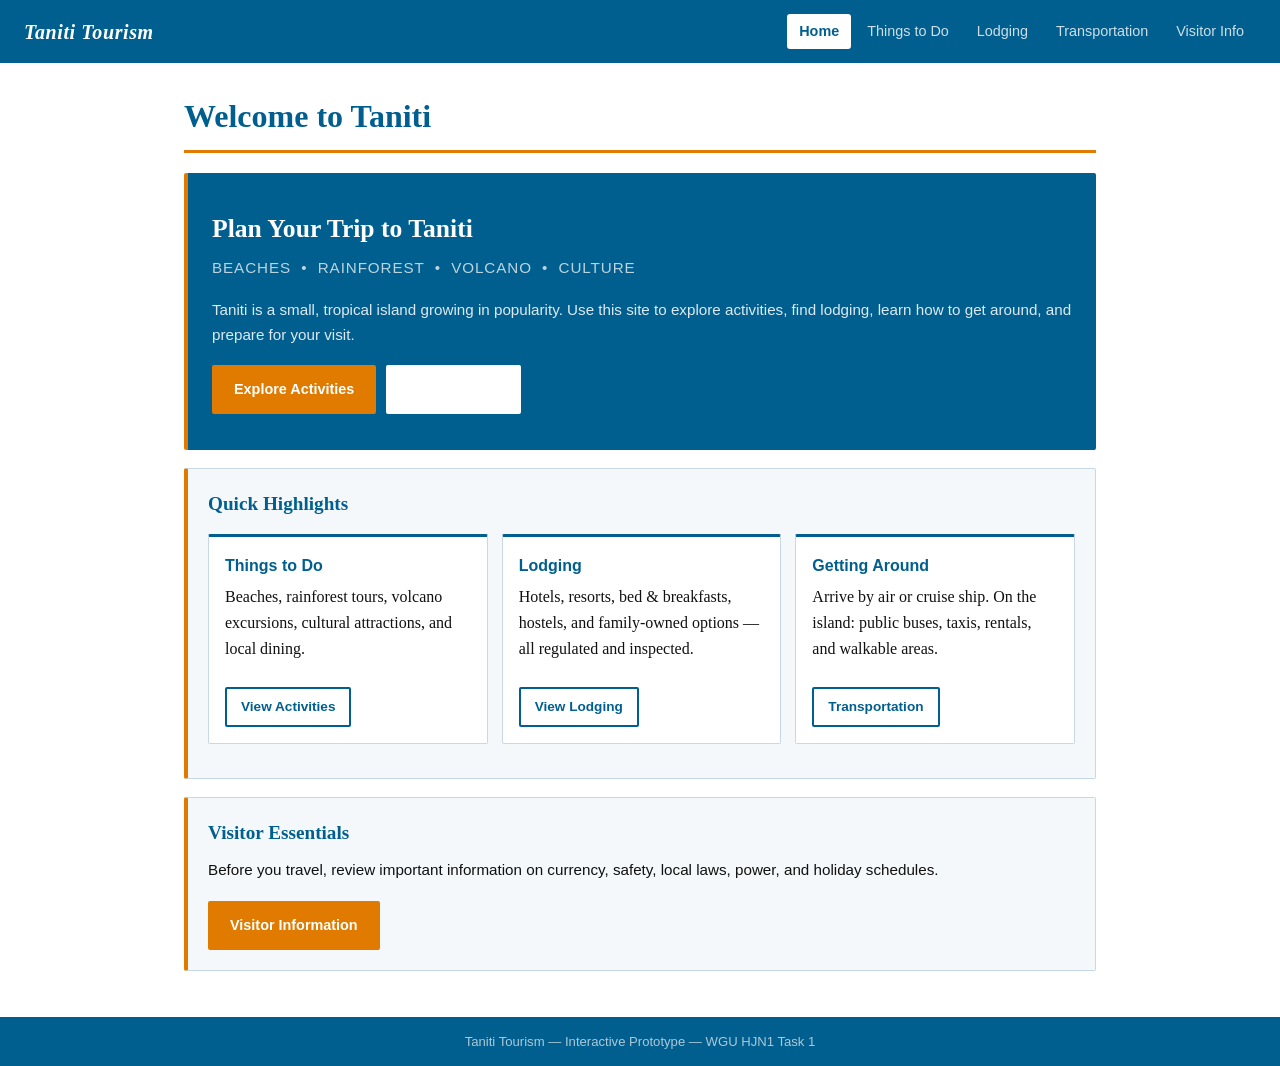
<file: index.html>
<!doctype html>
<html lang="en">
<head>
  <meta charset="utf-8" />
  <meta name="viewport" content="width=device-width,initial-scale=1" />
  <title>Taniti Tourism — Home</title>
  <link rel="stylesheet" href="styles.css" />
</head>
<body>

<header>
  <span class="brand">Taniti Tourism</span>
  <nav aria-label="Primary navigation">
    <a href="index.html" aria-current="page">Home</a>
    <a href="things-to-do.html">Things to Do</a>
    <a href="lodging.html">Lodging</a>
    <a href="transportation.html">Transportation</a>
    <a href="visitor-info.html">Visitor Info</a>
  </nav>
</header>

<main>
  <h1>Welcome to Taniti</h1>

  <!-- Hero / Plan Your Trip CTA — addresses usability task F5 -->
  <div class="hero">
    <h2>Plan Your Trip to Taniti</h2>
    <p class="tagline">BEACHES &nbsp;•&nbsp; RAINFOREST &nbsp;•&nbsp; VOLCANO &nbsp;•&nbsp; CULTURE</p>
    <p style="font-family:Arial,sans-serif;font-size:0.95rem;color:#ffffffdd;margin-bottom:18px;">
      Taniti is a small, tropical island growing in popularity. Use this site to explore
      activities, find lodging, learn how to get around, and prepare for your visit.
    </p>
    <div class="btn-row">
      <a class="btn btn-primary" href="things-to-do.html">Explore Activities</a>
      <a class="btn btn-secondary" style="border-color:#fff;color:#fff;" href="lodging.html">Find Lodging</a>
    </div>
  </div>

  <!-- Quick Highlights grid — addresses usability tasks F1, F2, F3 -->
  <section class="section" aria-labelledby="highlights-heading">
    <h2 id="highlights-heading">Quick Highlights</h2>
    <div class="grid">
      <div class="card">
        <strong>Things to Do</strong>
        Beaches, rainforest tours, volcano excursions, cultural attractions, and local dining.
        <br /><br />
        <a class="btn btn-secondary" href="things-to-do.html" style="font-size:0.85rem;padding:7px 14px;">View Activities</a>
      </div>
      <div class="card">
        <strong>Lodging</strong>
        Hotels, resorts, bed &amp; breakfasts, hostels, and family-owned options — all regulated and inspected.
        <br /><br />
        <a class="btn btn-secondary" href="lodging.html" style="font-size:0.85rem;padding:7px 14px;">View Lodging</a>
      </div>
      <div class="card">
        <strong>Getting Around</strong>
        Arrive by air or cruise ship. On the island: public buses, taxis, rentals, and walkable areas.
        <br /><br />
        <a class="btn btn-secondary" href="transportation.html" style="font-size:0.85rem;padding:7px 14px;">Transportation</a>
      </div>
    </div>
  </section>

  <!-- Visitor essentials — addresses usability task F4 -->
  <section class="section" aria-labelledby="essentials-heading">
    <h2 id="essentials-heading">Visitor Essentials</h2>
    <p style="font-family:Arial,sans-serif;font-size:0.95rem;margin-bottom:14px;">
      Before you travel, review important information on currency, safety, local laws, power, and holiday schedules.
    </p>
    <div class="btn-row">
      <a class="btn btn-primary" href="visitor-info.html">Visitor Information</a>
    </div>
  </section>
</main>

<footer>
  Taniti Tourism &mdash; Interactive Prototype &mdash; WGU HJN1 Task 1
</footer>

</body>
</html>
</file>
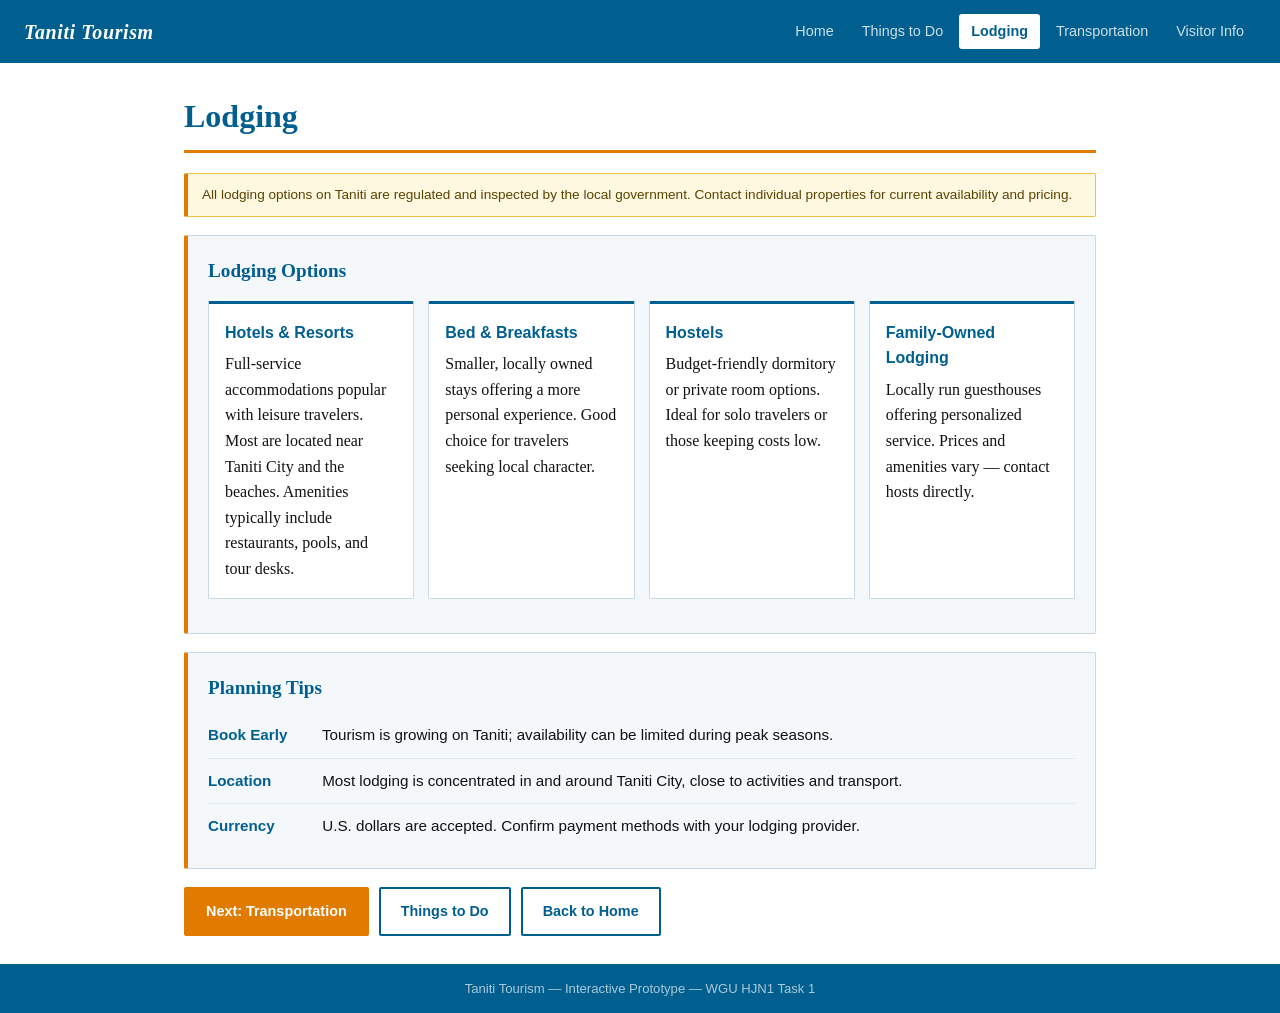
<file: lodging.html>
<!doctype html>
<html lang="en">
<head>
  <meta charset="utf-8" />
  <meta name="viewport" content="width=device-width,initial-scale=1" />
  <title>Taniti Tourism — Lodging</title>
  <link rel="stylesheet" href="styles.css" />
</head>
<body>

<header>
  <span class="brand">Taniti Tourism</span>
  <nav aria-label="Primary navigation">
    <a href="index.html">Home</a>
    <a href="things-to-do.html">Things to Do</a>
    <a href="lodging.html" aria-current="page">Lodging</a>
    <a href="transportation.html">Transportation</a>
    <a href="visitor-info.html">Visitor Info</a>
  </nav>
</header>

<main>
  <h1>Lodging</h1>

  <!-- Usability task F2: Locate lodging appropriate for a leisure traveler -->
  <div class="prototype-notice">
    All lodging options on Taniti are regulated and inspected by the local government.
    Contact individual properties for current availability and pricing.
  </div>

  <section class="section" aria-labelledby="lodging-types-heading">
    <h2 id="lodging-types-heading">Lodging Options</h2>
    <div class="grid">
      <div class="card">
        <strong>Hotels &amp; Resorts</strong>
        Full-service accommodations popular with leisure travelers. Most are located near Taniti City and the beaches.
        Amenities typically include restaurants, pools, and tour desks.
      </div>
      <div class="card">
        <strong>Bed &amp; Breakfasts</strong>
        Smaller, locally owned stays offering a more personal experience. Good choice for travelers seeking local character.
      </div>
      <div class="card">
        <strong>Hostels</strong>
        Budget-friendly dormitory or private room options. Ideal for solo travelers or those keeping costs low.
      </div>
      <div class="card">
        <strong>Family-Owned Lodging</strong>
        Locally run guesthouses offering personalized service. Prices and amenities vary — contact hosts directly.
      </div>
    </div>
  </section>

  <section class="section" aria-labelledby="lodging-tips-heading">
    <h2 id="lodging-tips-heading">Planning Tips</h2>
    <ul class="info-list">
      <li><strong>Book Early</strong> Tourism is growing on Taniti; availability can be limited during peak seasons.</li>
      <li><strong>Location</strong> Most lodging is concentrated in and around Taniti City, close to activities and transport.</li>
      <li><strong>Currency</strong> U.S. dollars are accepted. Confirm payment methods with your lodging provider.</li>
    </ul>
  </section>

  <div class="btn-row">
    <a class="btn btn-primary" href="transportation.html">Next: Transportation</a>
    <a class="btn btn-secondary" href="things-to-do.html">Things to Do</a>
    <a class="btn btn-secondary" href="index.html">Back to Home</a>
  </div>
</main>

<footer>
  Taniti Tourism &mdash; Interactive Prototype &mdash; WGU HJN1 Task 1
</footer>

</body>
</html>
</file>
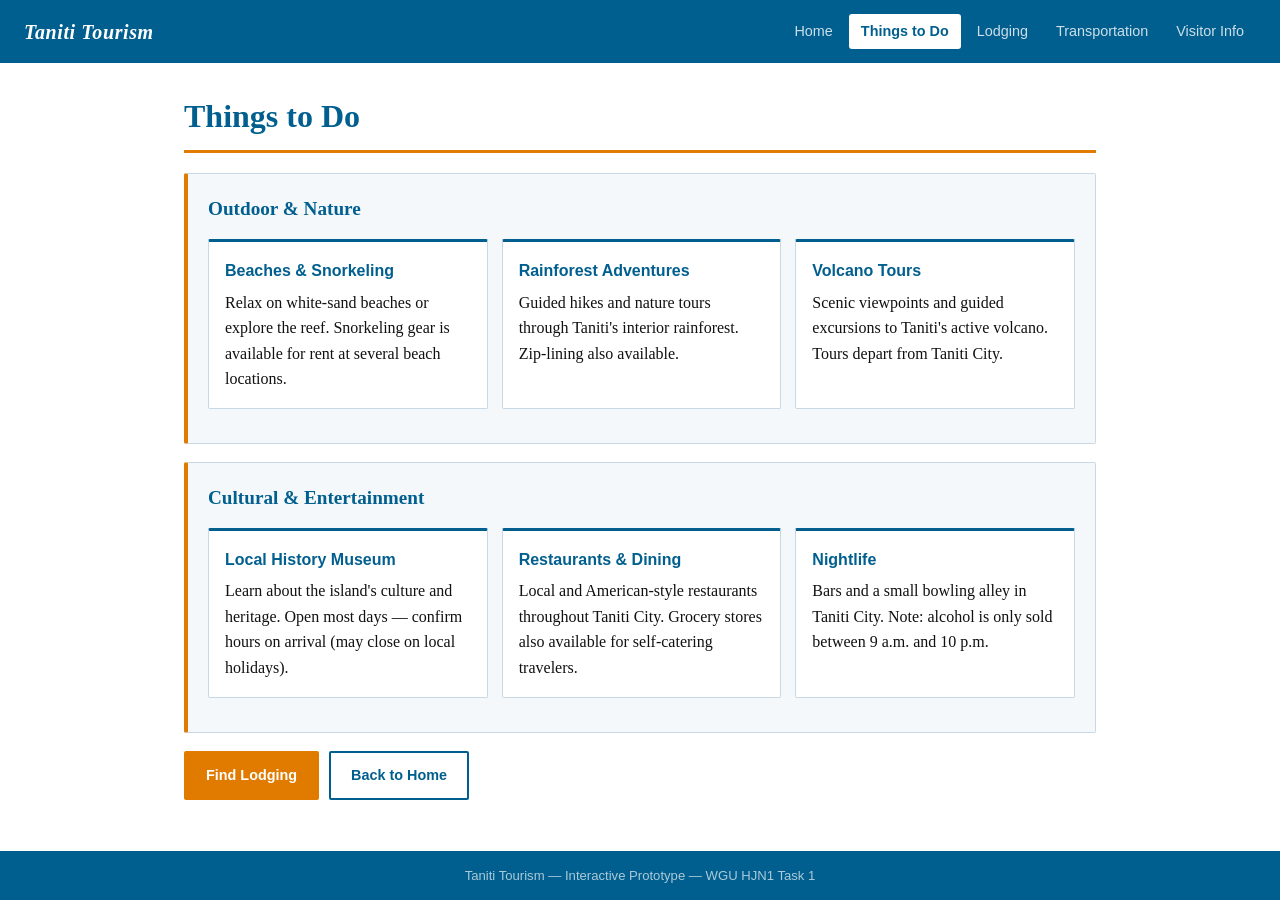
<file: things-to-do.html>
<!doctype html>
<html lang="en">
<head>
  <meta charset="utf-8" />
  <meta name="viewport" content="width=device-width,initial-scale=1" />
  <title>Taniti Tourism — Things to Do</title>
  <link rel="stylesheet" href="styles.css" />
</head>
<body>

<header>
  <span class="brand">Taniti Tourism</span>
  <nav aria-label="Primary navigation">
    <a href="index.html">Home</a>
    <a href="things-to-do.html" aria-current="page">Things to Do</a>
    <a href="lodging.html">Lodging</a>
    <a href="transportation.html">Transportation</a>
    <a href="visitor-info.html">Visitor Info</a>
  </nav>
</header>

<main>
  <h1>Things to Do</h1>

  <!-- Usability task F1: Navigate from homepage to this page -->
  <section class="section" aria-labelledby="outdoor-heading">
    <h2 id="outdoor-heading">Outdoor &amp; Nature</h2>
    <div class="grid">
      <div class="card">
        <strong>Beaches &amp; Snorkeling</strong>
        Relax on white-sand beaches or explore the reef. Snorkeling gear is available for rent at several beach locations.
      </div>
      <div class="card">
        <strong>Rainforest Adventures</strong>
        Guided hikes and nature tours through Taniti's interior rainforest. Zip-lining also available.
      </div>
      <div class="card">
        <strong>Volcano Tours</strong>
        Scenic viewpoints and guided excursions to Taniti's active volcano. Tours depart from Taniti City.
      </div>
    </div>
  </section>

  <section class="section" aria-labelledby="culture-heading">
    <h2 id="culture-heading">Cultural &amp; Entertainment</h2>
    <div class="grid">
      <div class="card">
        <strong>Local History Museum</strong>
        Learn about the island's culture and heritage. Open most days — confirm hours on arrival (may close on local holidays).
      </div>
      <div class="card">
        <strong>Restaurants &amp; Dining</strong>
        Local and American-style restaurants throughout Taniti City. Grocery stores also available for self-catering travelers.
      </div>
      <div class="card">
        <strong>Nightlife</strong>
        Bars and a small bowling alley in Taniti City. Note: alcohol is only sold between 9 a.m. and 10 p.m.
      </div>
    </div>
  </section>

  <div class="btn-row">
    <a class="btn btn-primary" href="lodging.html">Find Lodging</a>
    <a class="btn btn-secondary" href="index.html">Back to Home</a>
  </div>
</main>

<footer>
  Taniti Tourism &mdash; Interactive Prototype &mdash; WGU HJN1 Task 1
</footer>

</body>
</html>
</file>
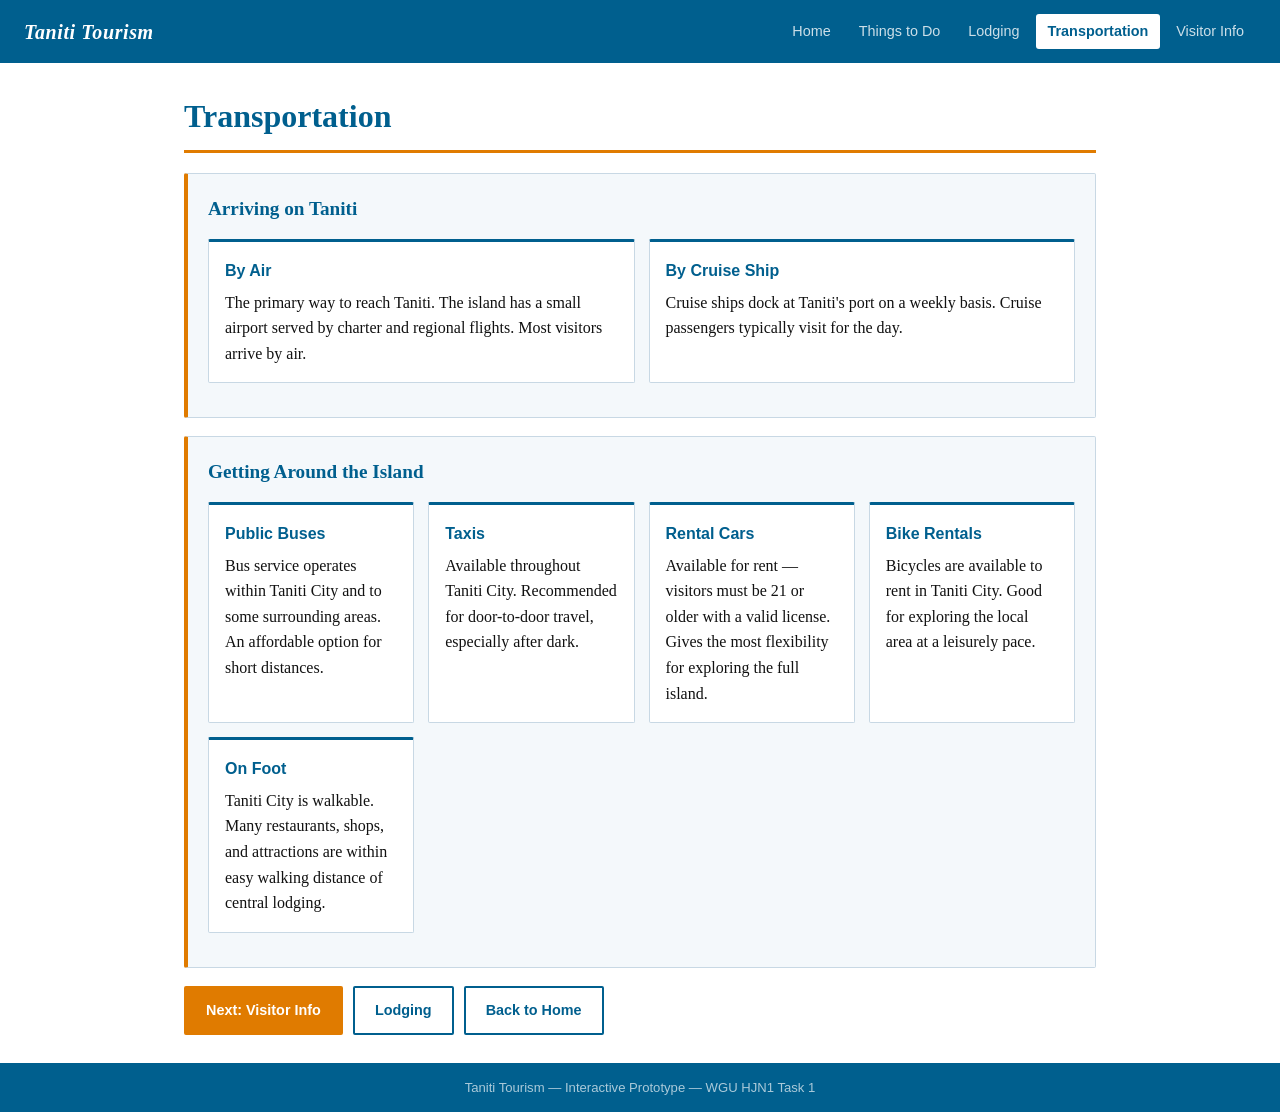
<file: transportation.html>
<!doctype html>
<html lang="en">
<head>
  <meta charset="utf-8" />
  <meta name="viewport" content="width=device-width,initial-scale=1" />
  <title>Taniti Tourism — Transportation</title>
  <link rel="stylesheet" href="styles.css" />
</head>
<body>

<header>
  <span class="brand">Taniti Tourism</span>
  <nav aria-label="Primary navigation">
    <a href="index.html">Home</a>
    <a href="things-to-do.html">Things to Do</a>
    <a href="lodging.html">Lodging</a>
    <a href="transportation.html" aria-current="page">Transportation</a>
    <a href="visitor-info.html">Visitor Info</a>
  </nav>
</header>

<main>
  <h1>Transportation</h1>

  <!-- Usability task F3: Identify transportation options on the island -->
  <section class="section" aria-labelledby="arriving-heading">
    <h2 id="arriving-heading">Arriving on Taniti</h2>
    <div class="grid">
      <div class="card">
        <strong>By Air</strong>
        The primary way to reach Taniti. The island has a small airport served by charter and regional flights.
        Most visitors arrive by air.
      </div>
      <div class="card">
        <strong>By Cruise Ship</strong>
        Cruise ships dock at Taniti's port on a weekly basis. Cruise passengers typically visit for the day.
      </div>
    </div>
  </section>

  <section class="section" aria-labelledby="getting-around-heading">
    <h2 id="getting-around-heading">Getting Around the Island</h2>
    <div class="grid">
      <div class="card">
        <strong>Public Buses</strong>
        Bus service operates within Taniti City and to some surrounding areas. An affordable option for short distances.
      </div>
      <div class="card">
        <strong>Taxis</strong>
        Available throughout Taniti City. Recommended for door-to-door travel, especially after dark.
      </div>
      <div class="card">
        <strong>Rental Cars</strong>
        Available for rent — visitors must be 21 or older with a valid license. Gives the most flexibility for
        exploring the full island.
      </div>
      <div class="card">
        <strong>Bike Rentals</strong>
        Bicycles are available to rent in Taniti City. Good for exploring the local area at a leisurely pace.
      </div>
      <div class="card">
        <strong>On Foot</strong>
        Taniti City is walkable. Many restaurants, shops, and attractions are within easy walking distance of
        central lodging.
      </div>
    </div>
  </section>

  <div class="btn-row">
    <a class="btn btn-primary" href="visitor-info.html">Next: Visitor Info</a>
    <a class="btn btn-secondary" href="lodging.html">Lodging</a>
    <a class="btn btn-secondary" href="index.html">Back to Home</a>
  </div>
</main>

<footer>
  Taniti Tourism &mdash; Interactive Prototype &mdash; WGU HJN1 Task 1
</footer>

</body>
</html>
</file>
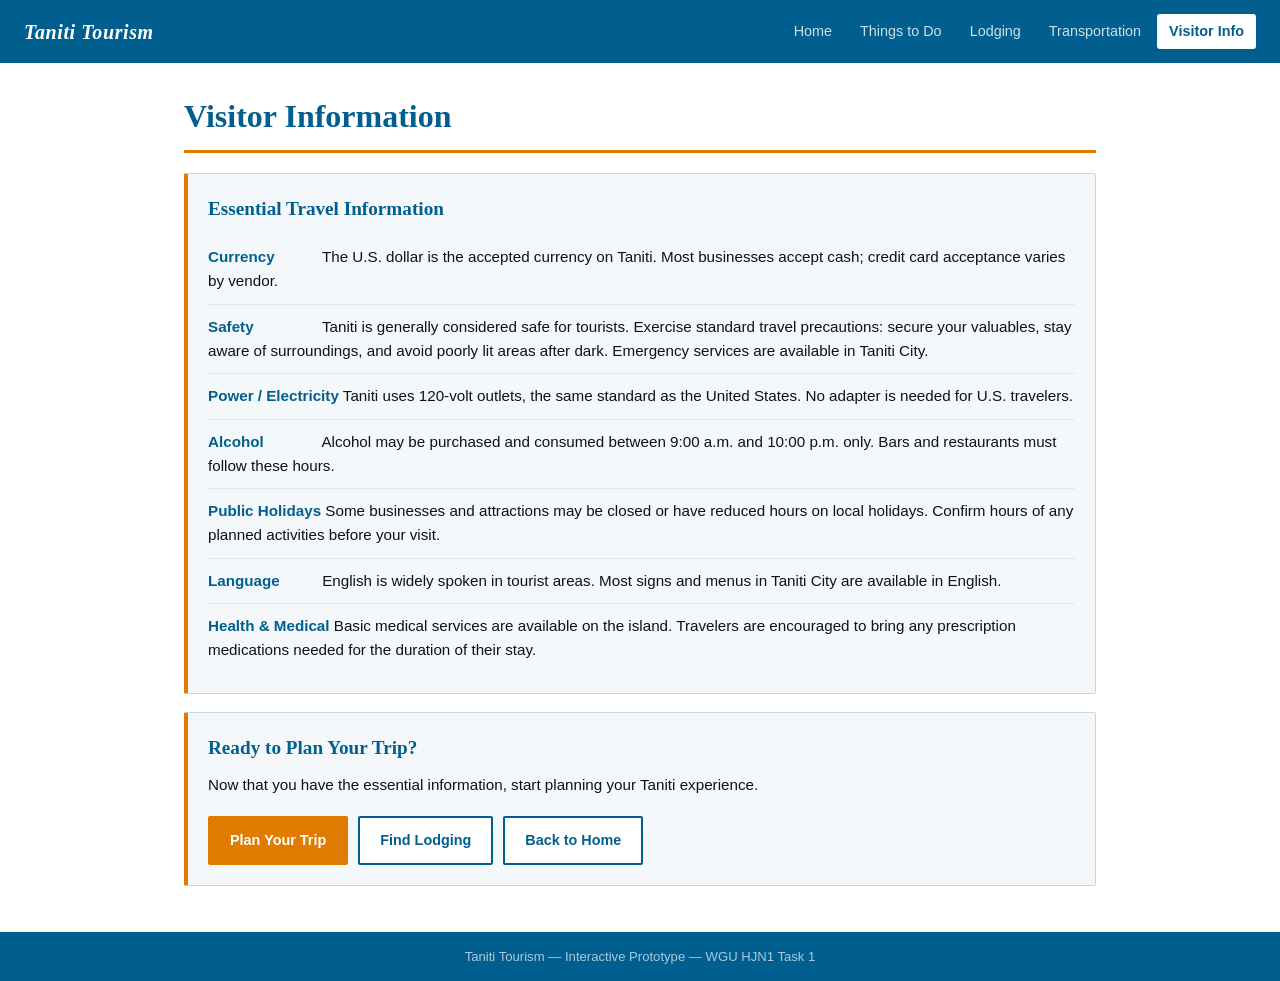
<file: visitor-info.html>
<!doctype html>
<html lang="en">
<head>
  <meta charset="utf-8" />
  <meta name="viewport" content="width=device-width,initial-scale=1" />
  <title>Taniti Tourism — Visitor Info</title>
  <link rel="stylesheet" href="styles.css" />
</head>
<body>

<header>
  <span class="brand">Taniti Tourism</span>
  <nav aria-label="Primary navigation">
    <a href="index.html">Home</a>
    <a href="things-to-do.html">Things to Do</a>
    <a href="lodging.html">Lodging</a>
    <a href="transportation.html">Transportation</a>
    <a href="visitor-info.html" aria-current="page">Visitor Info</a>
  </nav>
</header>

<main>
  <h1>Visitor Information</h1>

  <!-- Usability task F4: Find visitor info related to currency and safety -->
  <section class="section" aria-labelledby="essentials-heading">
    <h2 id="essentials-heading">Essential Travel Information</h2>
    <ul class="info-list">
      <li>
        <strong>Currency</strong>
        The U.S. dollar is the accepted currency on Taniti. Most businesses accept cash; credit card acceptance
        varies by vendor.
      </li>
      <li>
        <strong>Safety</strong>
        Taniti is generally considered safe for tourists. Exercise standard travel precautions: secure your
        valuables, stay aware of surroundings, and avoid poorly lit areas after dark. Emergency services are
        available in Taniti City.
      </li>
      <li>
        <strong>Power / Electricity</strong>
        Taniti uses 120-volt outlets, the same standard as the United States. No adapter is needed for U.S.
        travelers.
      </li>
      <li>
        <strong>Alcohol</strong>
        Alcohol may be purchased and consumed between 9:00 a.m. and 10:00 p.m. only. Bars and restaurants
        must follow these hours.
      </li>
      <li>
        <strong>Public Holidays</strong>
        Some businesses and attractions may be closed or have reduced hours on local holidays. Confirm hours
        of any planned activities before your visit.
      </li>
      <li>
        <strong>Language</strong>
        English is widely spoken in tourist areas. Most signs and menus in Taniti City are available in English.
      </li>
      <li>
        <strong>Health &amp; Medical</strong>
        Basic medical services are available on the island. Travelers are encouraged to bring any prescription
        medications needed for the duration of their stay.
      </li>
    </ul>
  </section>

  <!-- Usability task F5: Use the "Plan Your Trip" button -->
  <section class="section" aria-labelledby="plan-heading">
    <h2 id="plan-heading">Ready to Plan Your Trip?</h2>
    <p style="font-family:Arial,sans-serif;font-size:0.95rem;margin-bottom:14px;">
      Now that you have the essential information, start planning your Taniti experience.
    </p>
    <div class="btn-row">
      <a class="btn btn-primary" href="things-to-do.html">Plan Your Trip</a>
      <a class="btn btn-secondary" href="lodging.html">Find Lodging</a>
      <a class="btn btn-secondary" href="index.html">Back to Home</a>
    </div>
  </section>
</main>

<footer>
  Taniti Tourism &mdash; Interactive Prototype &mdash; WGU HJN1 Task 1
</footer>

</body>
</html>
</file>
<file: styles.css>
/* Taniti Tourism — Interactive Prototype (WGU HJN1 Task 1) */

:root {
  --brand:   #005f8e;
  --accent:  #e07b00;
  --border:  #222222;
  --bg:      #ffffff;
  --surface: #f4f8fb;
  --text:    #111111;
  --muted:   #555555;
  font-family: Georgia, "Times New Roman", serif;
  line-height: 1.6;
}

* { box-sizing: border-box; margin: 0; padding: 0; }

body {
  color: var(--text);
  background: var(--bg);
  min-height: 100vh;
  display: flex;
  flex-direction: column;
}

/* ── Header / Nav ── */
header {
  background: var(--brand);
  color: #fff;
  padding: 14px 24px;
  display: flex;
  align-items: center;
  flex-wrap: wrap;
  gap: 12px;
}

.brand {
  font-size: 1.25rem;
  font-weight: 700;
  letter-spacing: .03em;
  color: #fff;
  margin-right: auto;
  font-style: italic;
}

nav {
  display: flex;
  flex-wrap: wrap;
  gap: 4px;
}

nav a {
  color: #ffffffcc;
  text-decoration: none;
  padding: 6px 12px;
  border-radius: 3px;
  font-family: Arial, sans-serif;
  font-size: 0.9rem;
  transition: background .15s, color .15s;
}

nav a:hover {
  background: rgba(255,255,255,.18);
  color: #fff;
}

nav a[aria-current="page"] {
  background: #fff;
  color: var(--brand);
  font-weight: 700;
}

/* ── Main ── */
main {
  flex: 1;
  padding: 28px 24px;
  max-width: 960px;
  margin: 0 auto;
  width: 100%;
}

h1 {
  font-size: 2rem;
  color: var(--brand);
  margin-bottom: 20px;
  border-bottom: 3px solid var(--accent);
  padding-bottom: 8px;
}

h2 {
  font-size: 1.2rem;
  margin-bottom: 10px;
  color: var(--brand);
}

/* ── Sections ── */
.section {
  border: 1px solid #c8d8e4;
  border-left: 4px solid var(--accent);
  background: var(--surface);
  padding: 20px;
  margin: 18px 0;
  border-radius: 2px;
}

/* ── Hero ── */
.hero {
  background: var(--brand);
  color: #fff;
  padding: 36px 24px;
  margin: 0 0 18px;
  border-radius: 2px;
  border-left: 4px solid var(--accent);
}

.hero h2 {
  color: #fff;
  font-size: 1.6rem;
  margin-bottom: 6px;
}

.hero .tagline {
  font-family: Arial, sans-serif;
  font-size: 0.95rem;
  color: #ffffffbb;
  margin-bottom: 18px;
  letter-spacing: .06em;
}

/* ── Grid / Cards ── */
.grid {
  display: grid;
  gap: 14px;
  grid-template-columns: repeat(auto-fit, minmax(200px, 1fr));
  margin: 14px 0;
}

.card {
  border: 1px solid #c8d8e4;
  border-top: 3px solid var(--brand);
  background: #fff;
  padding: 16px;
  border-radius: 2px;
}

.card strong {
  display: block;
  margin-bottom: 6px;
  color: var(--brand);
  font-family: Arial, sans-serif;
}

/* ── Buttons ── */
.btn-row {
  display: flex;
  flex-wrap: wrap;
  gap: 10px;
  margin-top: 18px;
}

.btn {
  display: inline-block;
  padding: 11px 20px;
  font-family: Arial, sans-serif;
  font-size: 0.9rem;
  font-weight: 700;
  text-decoration: none;
  border-radius: 2px;
  cursor: pointer;
  transition: background .15s, color .15s, border-color .15s;
}

.btn-primary {
  background: var(--accent);
  color: #fff;
  border: 2px solid var(--accent);
}

.btn-primary:hover {
  background: #c46d00;
  border-color: #c46d00;
}

.btn-secondary {
  background: #fff;
  color: var(--brand);
  border: 2px solid var(--brand);
}

.btn-secondary:hover {
  background: var(--brand);
  color: #fff;
}

/* ── Info list ── */
.info-list {
  list-style: none;
  padding: 0;
}

.info-list li {
  padding: 10px 0;
  border-bottom: 1px solid #dde8ef;
  font-family: Arial, sans-serif;
  font-size: 0.95rem;
}

.info-list li:last-child { border-bottom: none; }

.info-list li strong {
  color: var(--brand);
  display: inline-block;
  min-width: 110px;
}

/* ── Prototype notice ── */
.prototype-notice {
  background: #fff8e1;
  border: 1px solid #f0c040;
  border-left: 4px solid var(--accent);
  padding: 10px 14px;
  font-family: Arial, sans-serif;
  font-size: 0.85rem;
  color: #5a4200;
  margin-bottom: 18px;
  border-radius: 2px;
}

/* ── Footer ── */
footer {
  background: var(--brand);
  color: #ffffffaa;
  padding: 14px 24px;
  font-family: Arial, sans-serif;
  font-size: 0.82rem;
  text-align: center;
  margin-top: auto;
}

/* ── Responsive ── */
@media (max-width: 600px) {
  header { flex-direction: column; align-items: flex-start; }
  nav { gap: 2px; }
  nav a { padding: 5px 9px; font-size: 0.85rem; }
  h1 { font-size: 1.5rem; }
  main { padding: 18px 14px; }
  .hero { padding: 24px 16px; }
}
</file>
